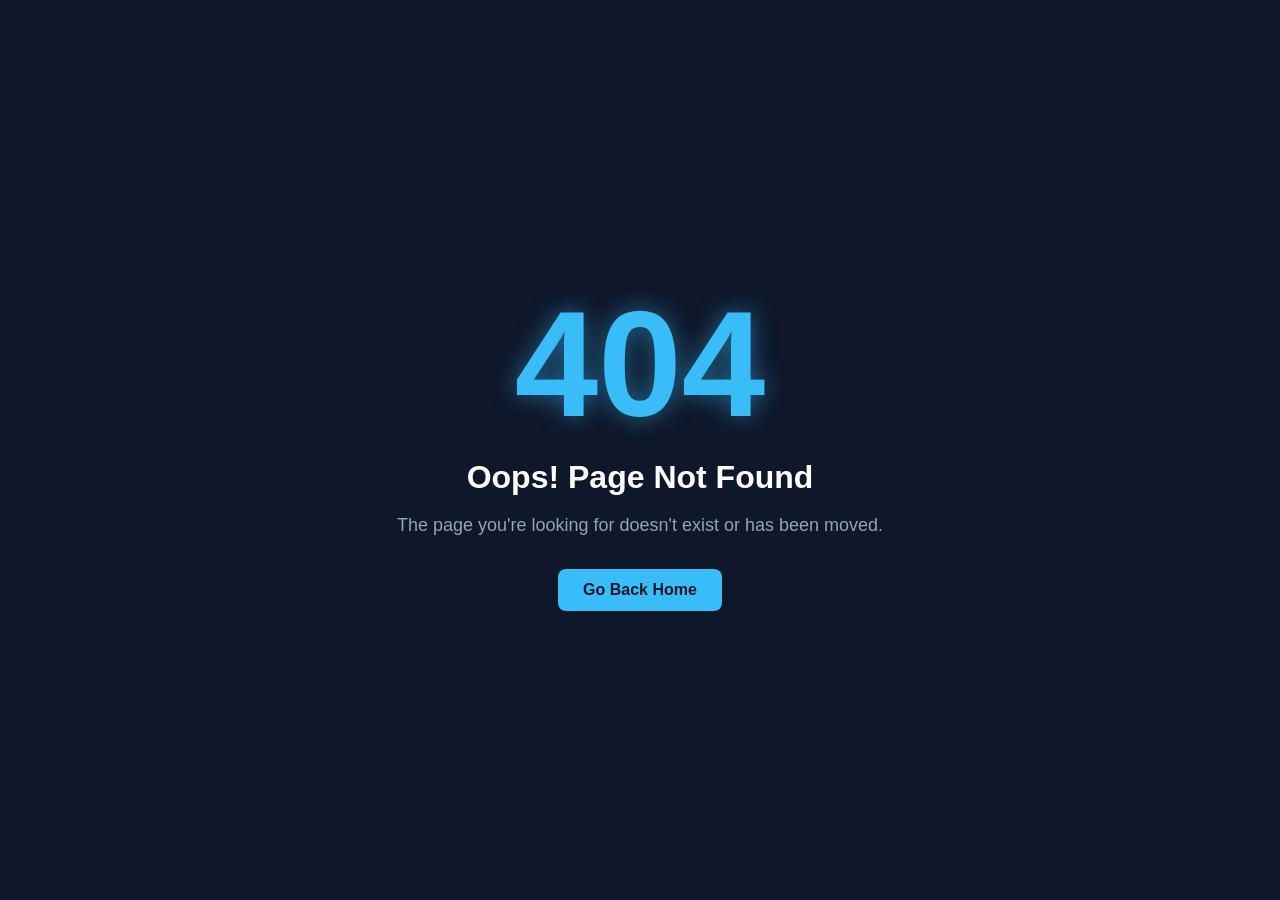
<file: 404-Error Page/index.html>
<!DOCTYPE html>
<html lang="en">
<head>
    <meta charset="UTF-8">
    <meta name="viewport" content="width=device-width, initial-scale=1.0">

    <title>404 - Page Not Found</title>

    <link rel="stylesheet" href="style.css">
</head>

<body>

    <div class="container">

        <h1>404</h1>

        <h2>Oops! Page Not Found</h2>

        <p>
            The page you're looking for doesn't exist
            or has been moved.
        </p>

        <a href="#" class="home-btn">Go Back Home</a>

    </div>

</body>
</html>
</file>
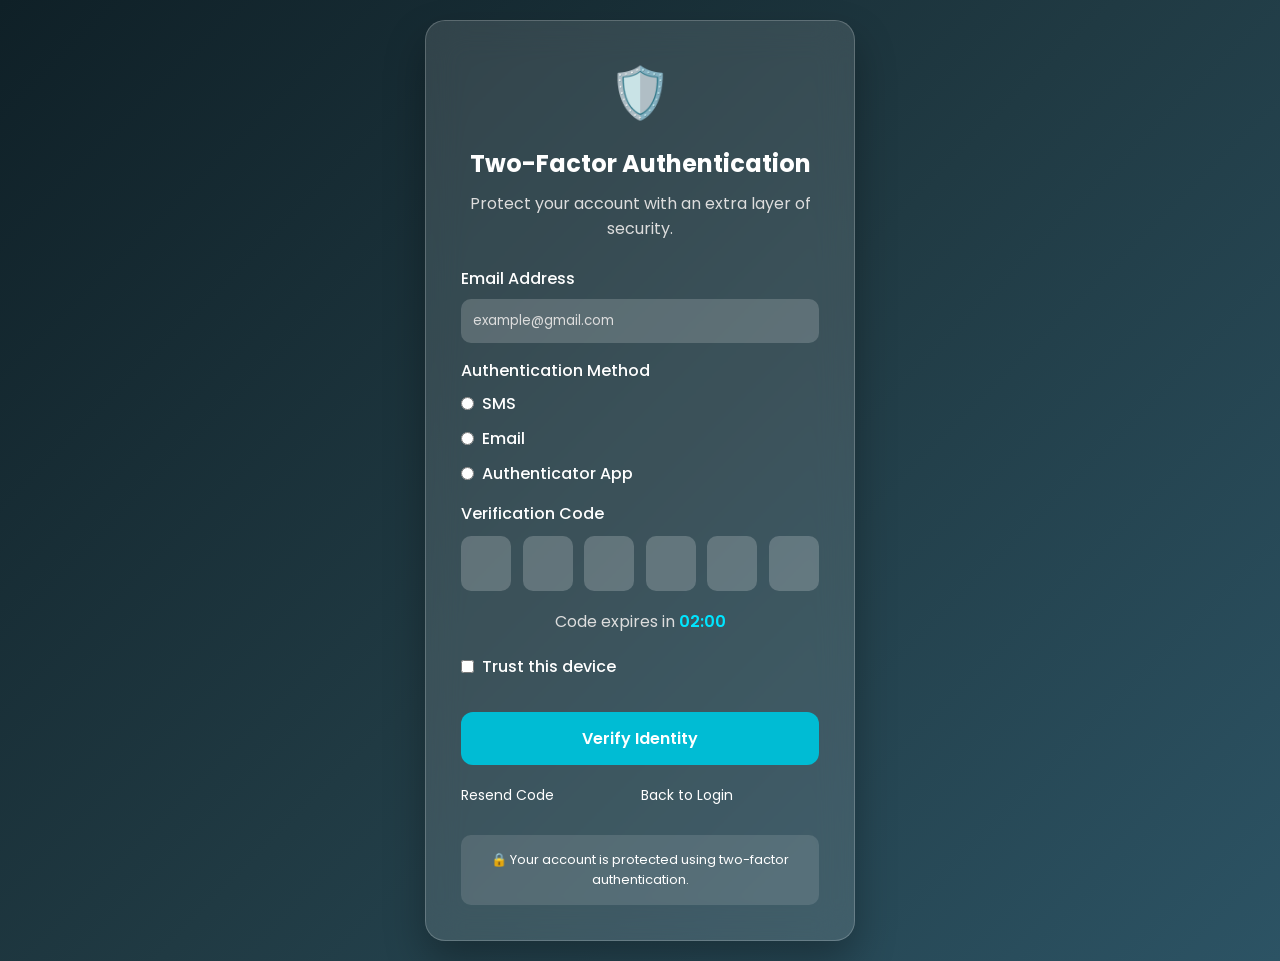
<file: Modern Two-Factor Authentication UI/index.html>
<!DOCTYPE html>
<html lang="en">

<head>

    <meta charset="UTF-8">
    <meta name="viewport" content="width=device-width, initial-scale=1.0">

    <title>Two-Factor Authentication</title>

    <link rel="stylesheet" href="style.css">

    <link href="https://fonts.googleapis.com/css2?family=Poppins:wght@300;400;500;600;700&display=swap" rel="stylesheet">

</head>

<body>

<div class="container">

    <div class="card">

        <div class="icon">
            🛡️
        </div>

        <h2>Two-Factor Authentication</h2>

        <p>
            Protect your account with an extra layer of security.
        </p>

        <label>Email Address</label>
        <input type="email" placeholder="example@gmail.com">

        <label>Authentication Method</label>

        <div class="methods">

            <label>
                <input type="radio" name="method">
                SMS
            </label>

            <label>
                <input type="radio" name="method">
                Email
            </label>

            <label>
                <input type="radio" name="method">
                Authenticator App
            </label>

        </div>

        <label>Verification Code</label>

        <div class="otp">

            <input type="text" maxlength="1">
            <input type="text" maxlength="1">
            <input type="text" maxlength="1">
            <input type="text" maxlength="1">
            <input type="text" maxlength="1">
            <input type="text" maxlength="1">

        </div>

        <div class="timer">
            Code expires in <span>02:00</span>
        </div>

        <div class="options">

            <label>
                <input type="checkbox">
                Trust this device
            </label>

        </div>

        <button>Verify Identity</button>

        <div class="links">

            <a href="#">Resend Code</a>

            <a href="#">Back to Login</a>
<p></p>
        </div>

        <div class="security">

            🔒 Your account is protected using two-factor authentication.

        </div>

    </div>

</div>

</body>

</html>
</file>
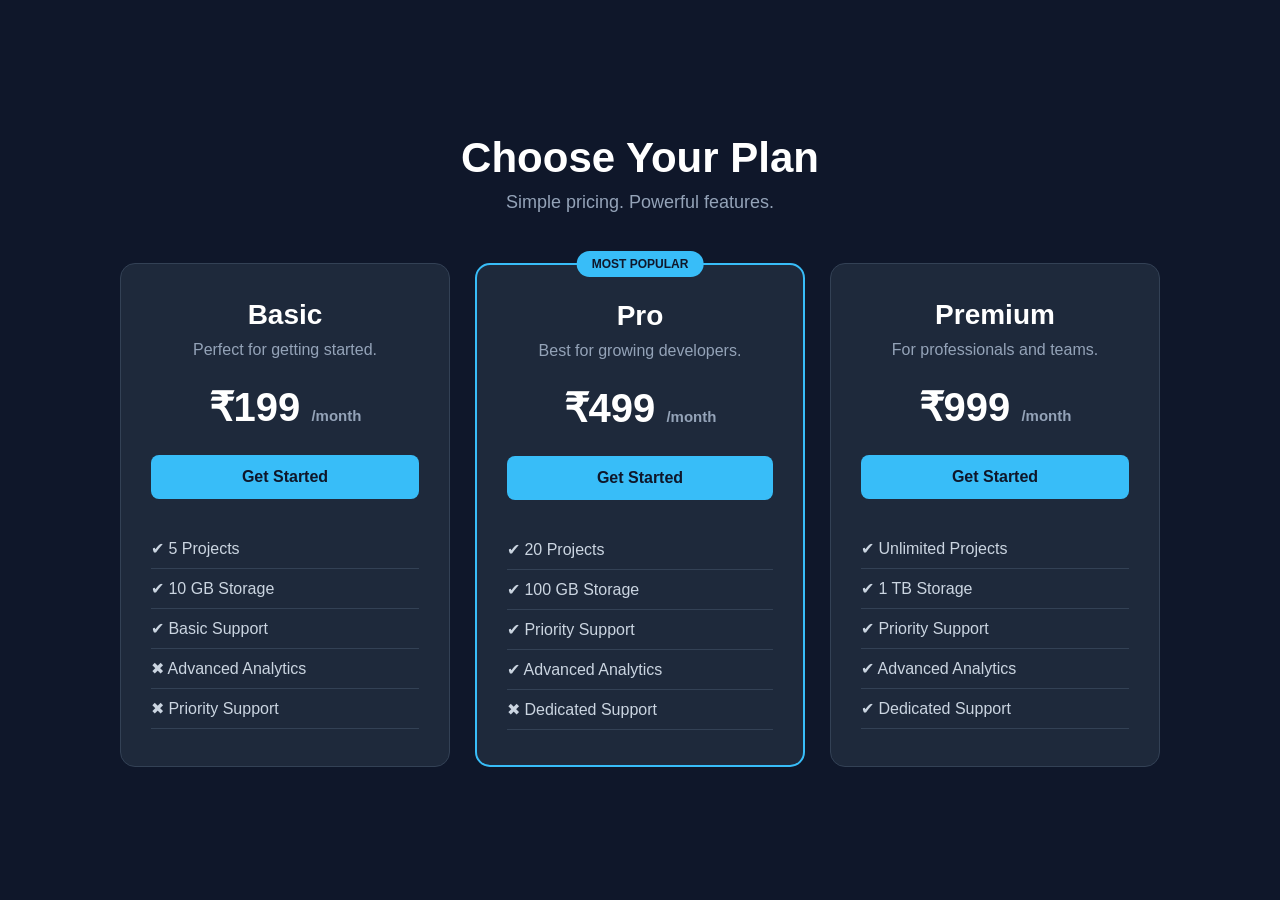
<file: Pricing-Page/index.html>
<!DOCTYPE html>
<html lang="en">
<head>
    <meta charset="UTF-8">
    <meta name="viewport" content="width=device-width, initial-scale=1.0">

    <title>Pricing Plans</title>

    <link rel="stylesheet" href="style.css">
</head>

<body>

    <div class="pricing-container">

        <div class="heading">
            <h1>Choose Your Plan</h1>
            <p>Simple pricing. Powerful features.</p>
        </div>

        <div class="pricing-cards">

            <!-- Basic -->
            <div class="card">

                <h2>Basic</h2>

                <p class="description">
                    Perfect for getting started.
                </p>

                <h3>₹199 <span>/month</span></h3>

                <button>Get Started</button>

                <ul>
                    <li>✔ 5 Projects</li>
                    <li>✔ 10 GB Storage</li>
                    <li>✔ Basic Support</li>
                    <li>✖ Advanced Analytics</li>
                    <li>✖ Priority Support</li>
                </ul>

            </div>


            <!-- Pro -->
            <div class="card popular">

                <div class="badge">MOST POPULAR</div>

                <h2>Pro</h2>

                <p class="description">
                    Best for growing developers.
                </p>

                <h3>₹499 <span>/month</span></h3>

                <button>Get Started</button>

                <ul>
                    <li>✔ 20 Projects</li>
                    <li>✔ 100 GB Storage</li>
                    <li>✔ Priority Support</li>
                    <li>✔ Advanced Analytics</li>
                    <li>✖ Dedicated Support</li>
                </ul>

            </div>


            <!-- Premium -->
            <div class="card">

                <h2>Premium</h2>

                <p class="description">
                    For professionals and teams.
                </p>

                <h3>₹999 <span>/month</span></h3>

                <button>Get Started</button>

                <ul>
                    <li>✔ Unlimited Projects</li>
                    <li>✔ 1 TB Storage</li>
                    <li>✔ Priority Support</li>
                    <li>✔ Advanced Analytics</li>
                    <li>✔ Dedicated Support</li>
                </ul>

            </div>

        </div>

    </div>

</body>
</html>
</file>
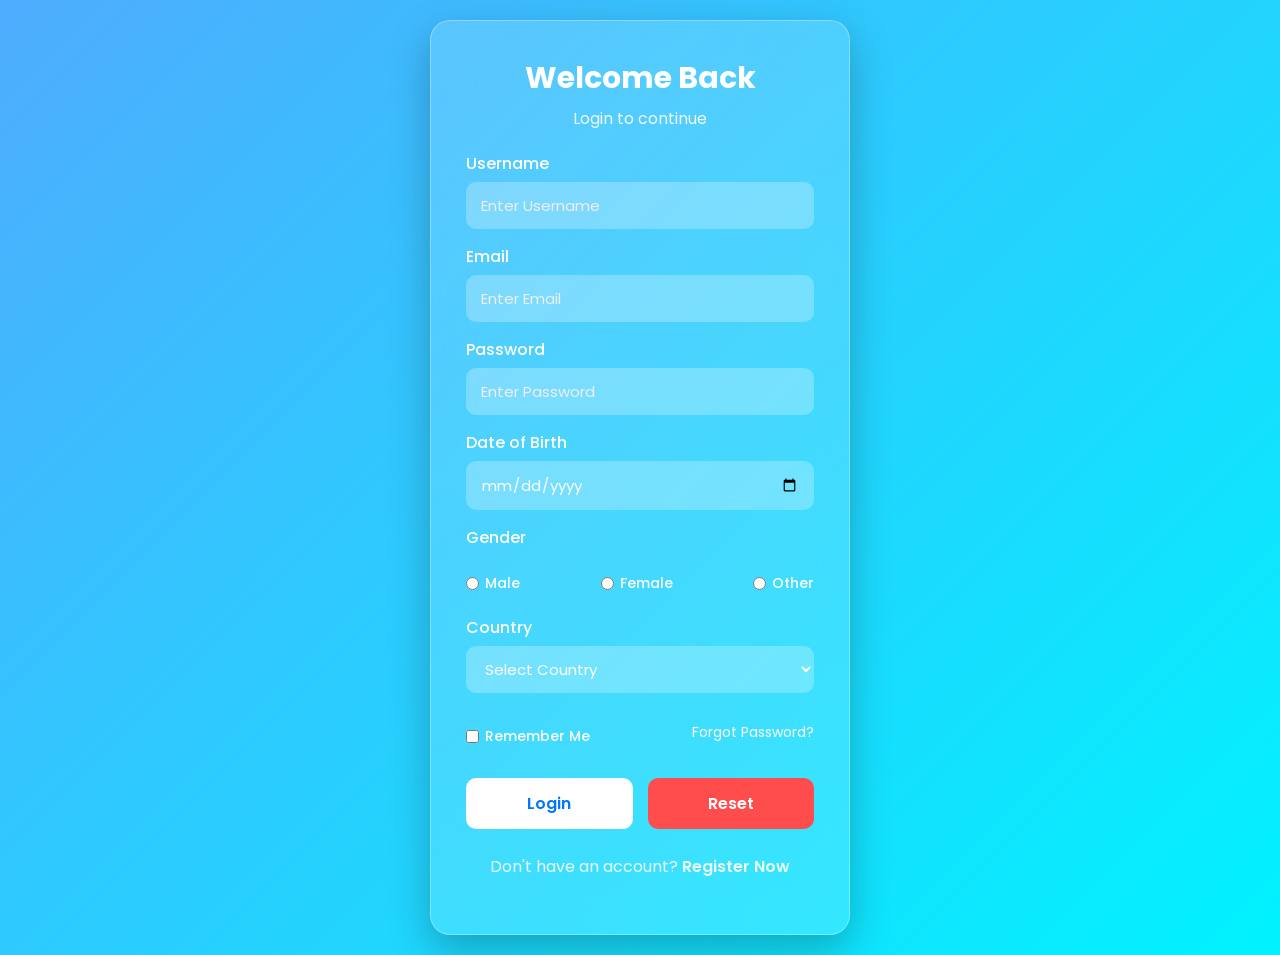
<file: Simple Login Page/index.html>
<!DOCTYPE html>
<html lang="en">
<head>
    <meta charset="UTF-8">
    <meta name="viewport" content="width=device-width, initial-scale=1.0">
    <title>Modern Login Form</title>

    <link rel="stylesheet" href="style.css">

    <!-- Google Font -->
    <link href="https://fonts.googleapis.com/css2?family=Poppins:wght@300;400;500;600;700&display=swap" rel="stylesheet">
</head>
<body>

<div class="container">

    <form class="login-form">

        <h2>Welcome Back </h2>
        <p>Login to continue</p>

        <label>Username</label>
        <input type="text" placeholder="Enter Username" required>

        <label>Email</label>
        <input type="email" placeholder="Enter Email" required>

        <label>Password</label>
        <input type="password" placeholder="Enter Password" required>

        <label>Date of Birth</label>
        <input type="date">

        <label>Gender</label>

        <div class="radio-group">
            <label><input type="radio" name="gender"> Male</label>
            <label><input type="radio" name="gender"> Female</label>
            <label><input type="radio" name="gender"> Other</label>
        </div>

        <label>Country</label>

        <select>
            <option>Select Country</option>
            <option>India</option>
            <option>USA</option>
            <option>Canada</option>
            <option>Australia</option>
        </select>

        <div class="check">
            <label>
                <input type="checkbox">
                Remember Me
            </label>

            <a href="#">Forgot Password?</a>
        </div>

        <div class="buttons">
            <button type="submit">Login</button>
            <button type="reset" class="reset">Reset</button>
        </div>

        <p class="register">
            Don't have an account?
            <a href="#">Register Now</a>
        </p>

    </form>

</div>

</body>
</html>
</file>
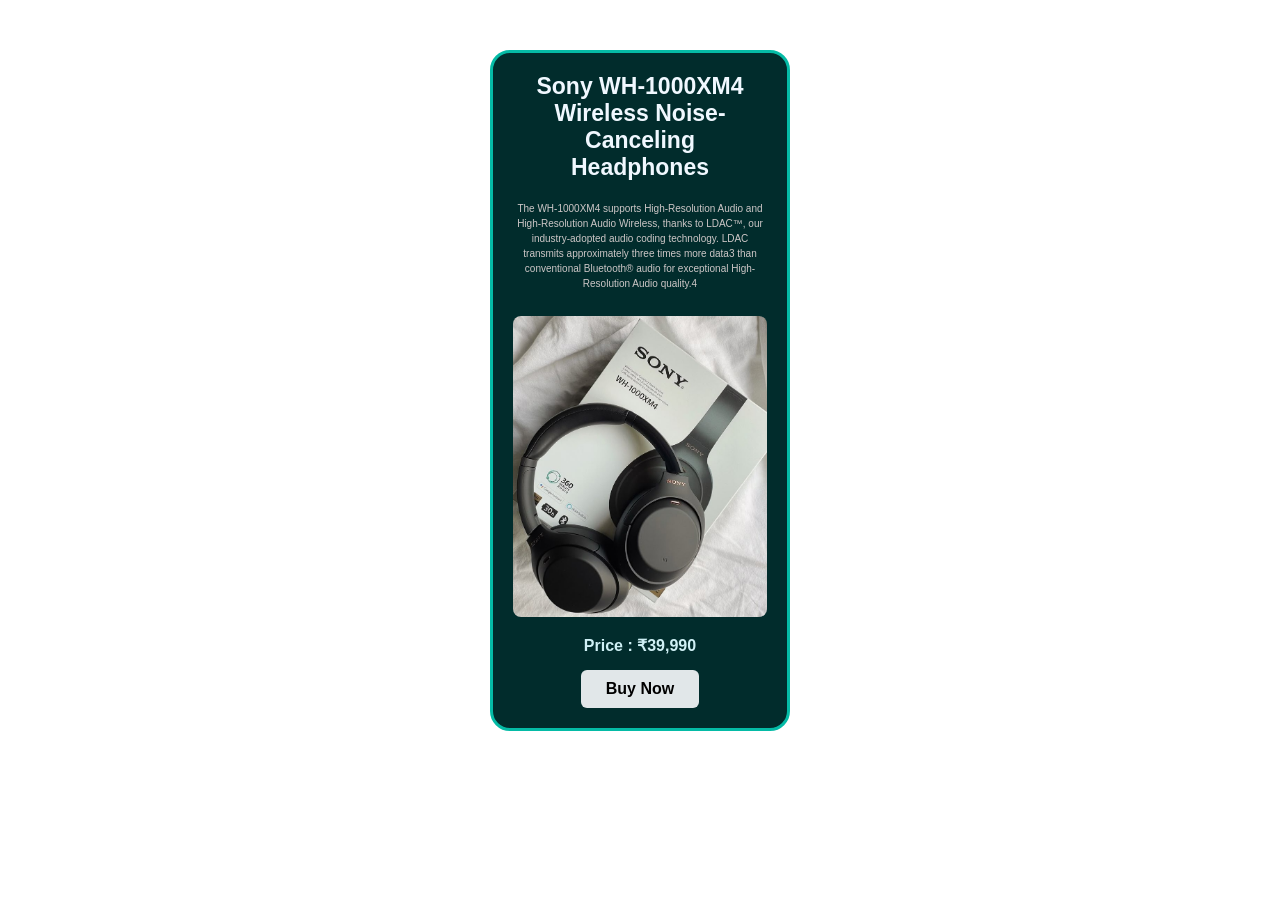
<file: Simple Product Card/index.html>
<!DOCTYPE html>
<html lang="en">
<head>
    <meta charset="UTF-8">
    <meta name="viewport" content="width=device-width, initial-scale=1.0">
    <title>Product Card</title>
    <link rel="stylesheet" href="style.css">
</head>
<body>

    <div class="productcard">

        <h2>Sony WH-1000XM4 Wireless Noise-Canceling Headphones</h2>

        <p class="description">The WH-1000XM4 supports High-Resolution Audio and High-Resolution Audio Wireless, thanks to LDAC™, our industry-adopted audio coding technology. LDAC transmits approximately three times more data3 than conventional Bluetooth® audio for exceptional High-Resolution Audio quality.4</p>
        
        <img src="headphoness.jpg" alt="headphoneimgg">

        <p class="price">Price :  ₹39,990</p>

        <button class="button">Buy Now</button>

   
   
    </div>

 
</body>
</html>
</file>
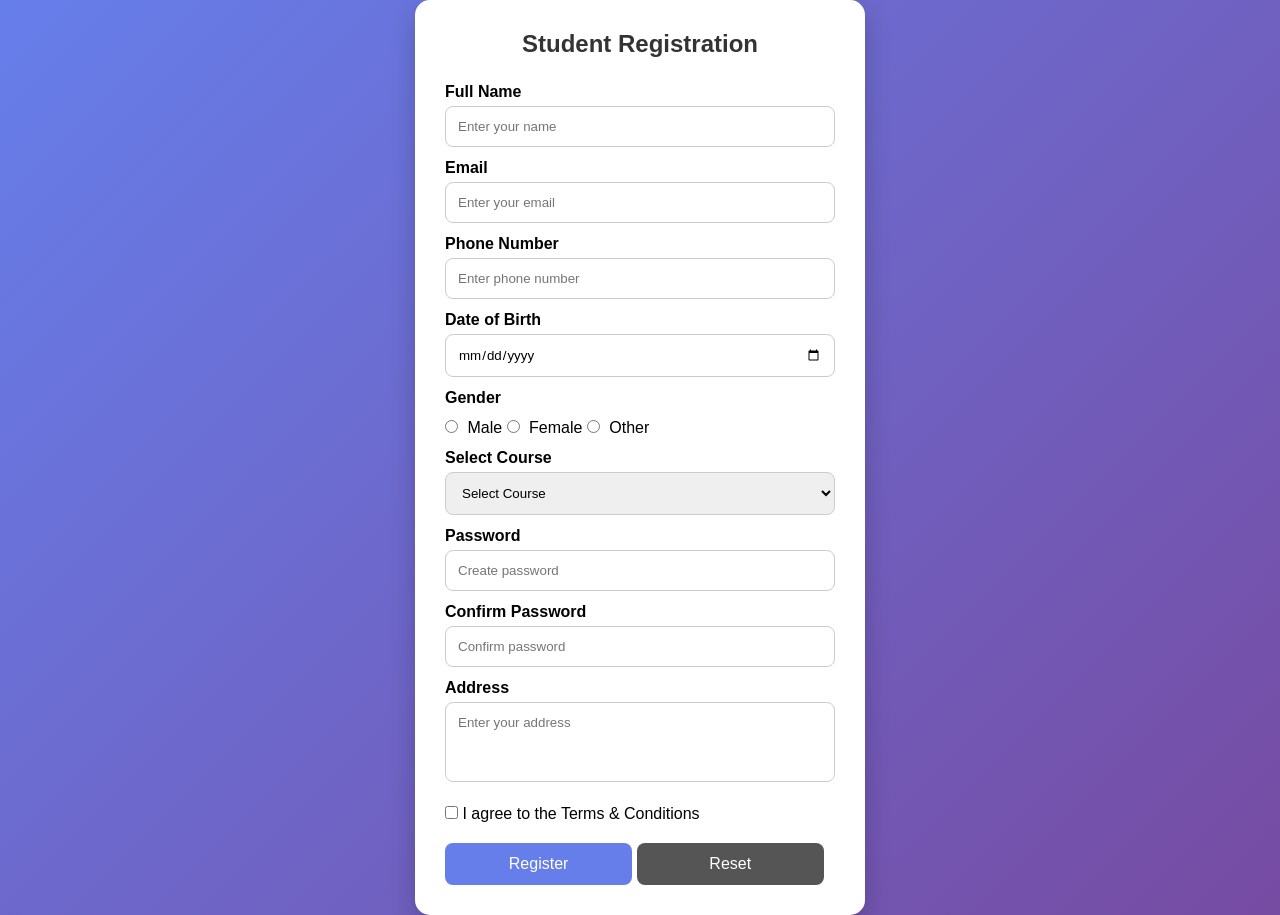
<file: Simple Registeration Form/index.html>
<!DOCTYPE html>
<html>
<head>
    <title>Student Registration Form</title>
    <link rel="stylesheet" href="style.css">
</head>

<body>

<div class="container">

    <h2>Student Registration</h2>

    <form>

        <label>Full Name</label>
        <input type="text" placeholder="Enter your name">

        <label>Email</label>
        <input type="email" placeholder="Enter your email">

        <label>Phone Number</label>
        <input type="number" placeholder="Enter phone number">

        <label>Date of Birth</label>
        <input type="date">

        <label>Gender</label>
        <div class="gender">
            <input type="radio" name="gender"> Male
            <input type="radio" name="gender"> Female
            <input type="radio" name="gender"> Other
        </div>

        <label>Select Course</label>
        <select>
            <option>Select Course</option>
            <option>B.Tech CSE</option>
            <option>B.Tech ECE</option>
            <option>BCA</option>
            <option>MCA</option>
        </select>

        <label>Password</label>
        <input type="password" placeholder="Create password">

        <label>Confirm Password</label>
        <input type="password" placeholder="Confirm password">

        <label>Address</label>
        <textarea placeholder="Enter your address"></textarea>

        <div class="check">
            <input type="checkbox">
            I agree to the Terms & Conditions
        </div>

        <button type="submit">Register</button>
        <button type="reset" class="reset">Reset</button>

    </form>

</div>

</body>
</html>
</file>
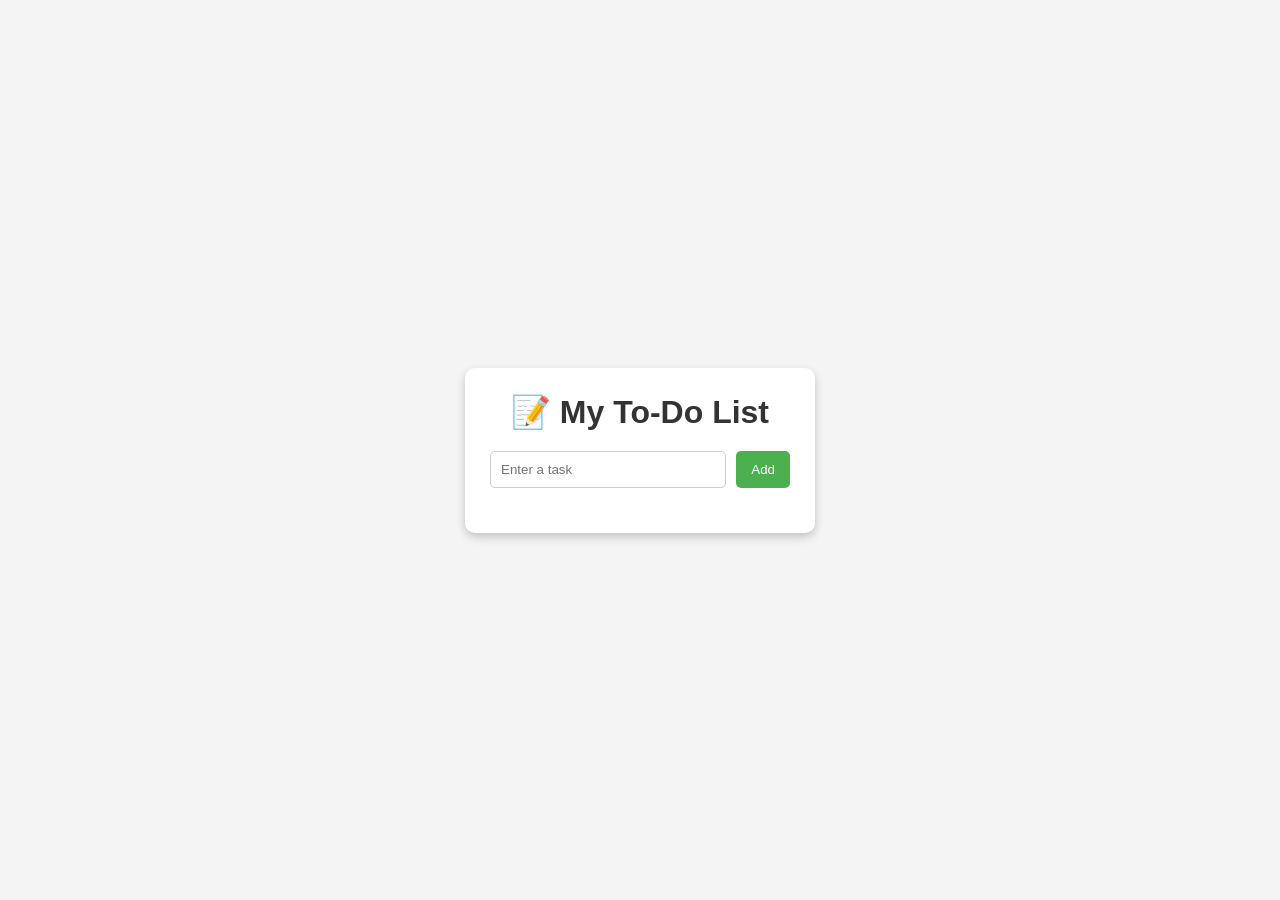
<file: Simple To-Do List/index.html>
<!DOCTYPE html>
<html lang="en">
<head>
    <meta charset="UTF-8">
    <meta name="viewport" content="width=device-width, initial-scale=1.0">
    <title>Simple To-Do List</title>
    <link rel="stylesheet" href="style.css">
</head>
<body>

    <div class="container">
        <h1>📝 My To-Do List</h1>

        <div class="input-box">
            <input type="text" id="taskInput" placeholder="Enter a task">
            <button onclick="addTask()">Add</button>
        </div>

        <ul id="taskList"></ul>
    </div>

    <script>
        function addTask() {
            let input = document.getElementById("taskInput");
            let task = input.value.trim();

            if (task === "") {
                alert("Please enter a task.");
                return;
            }

            let li = document.createElement("li");

            li.innerHTML = `
                <span onclick="toggleTask(this)">${task}</span>
                <button onclick="deleteTask(this)">Delete</button>
            `;

            document.getElementById("taskList").appendChild(li);
            input.value = "";
        }

        function deleteTask(button) {
            button.parentElement.remove();
        }

        function toggleTask(task) {
            task.classList.toggle("completed");
        }
    </script>

</body>
</html>
</file>
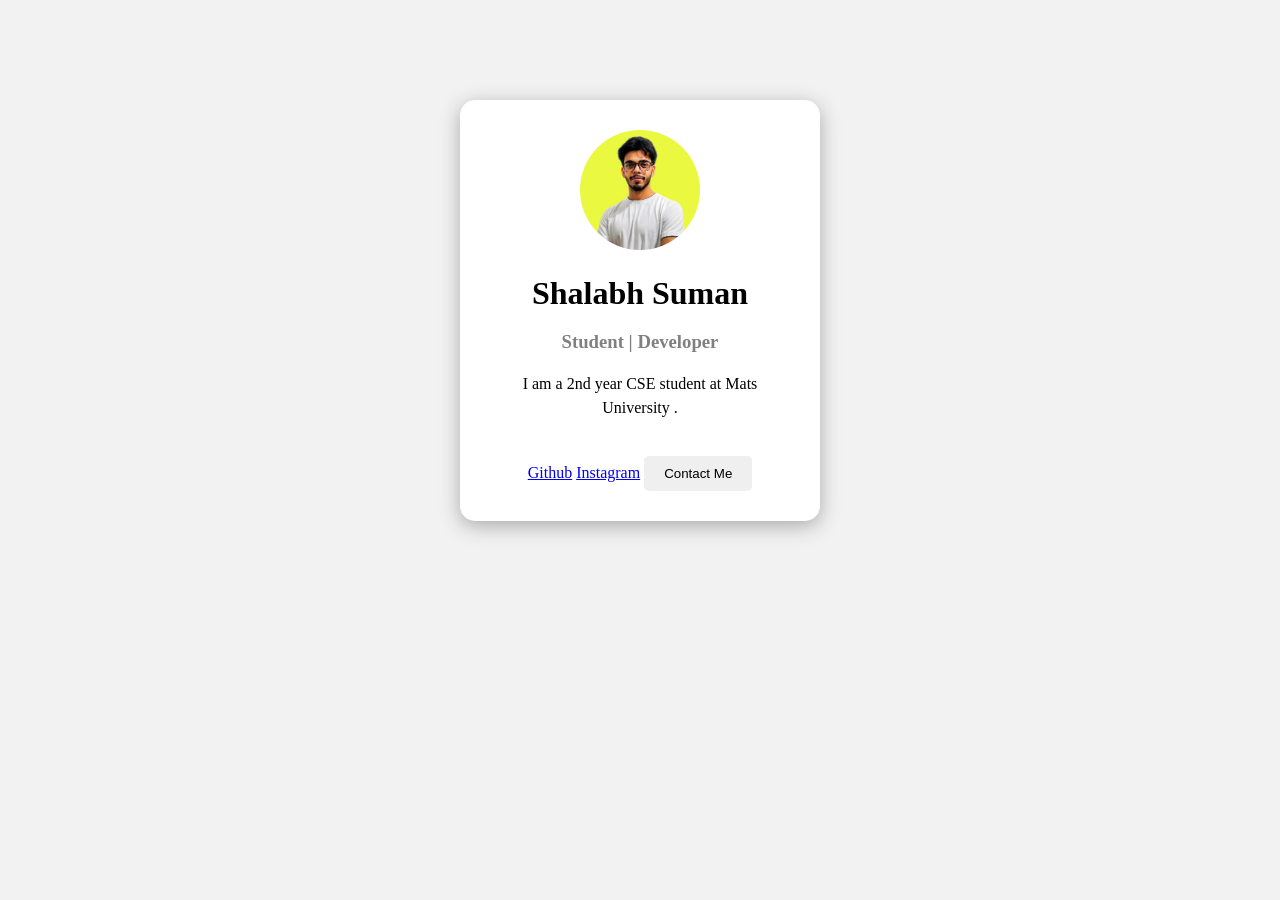
<file: Simple-Profile-Card/index.html>
<!DOCTYPE html>
<html lang="en">
<head>
    <meta charset="UTF-8">
    <meta name="viewport" content="width=device-width, initial-scale=1.0">
    <title>Profile Card</title>
    <link rel="stylesheet" href="style.css">
</head>
<body>
    <div class="card">

        <img src="profile.jpeg" alt="profile pic">

        <h1>Shalabh Suman</h1>
        <h3>Student | Developer</h3>

        <p>
            I am a 2nd year CSE student at Mats University .
        </p>

        <div class="links">
            <a href="#">Github</a>
            <a href="#">Instagram</a>

             <button>Contact Me</button>

        </div>

       



    </div>
</body>
</html>
</file>
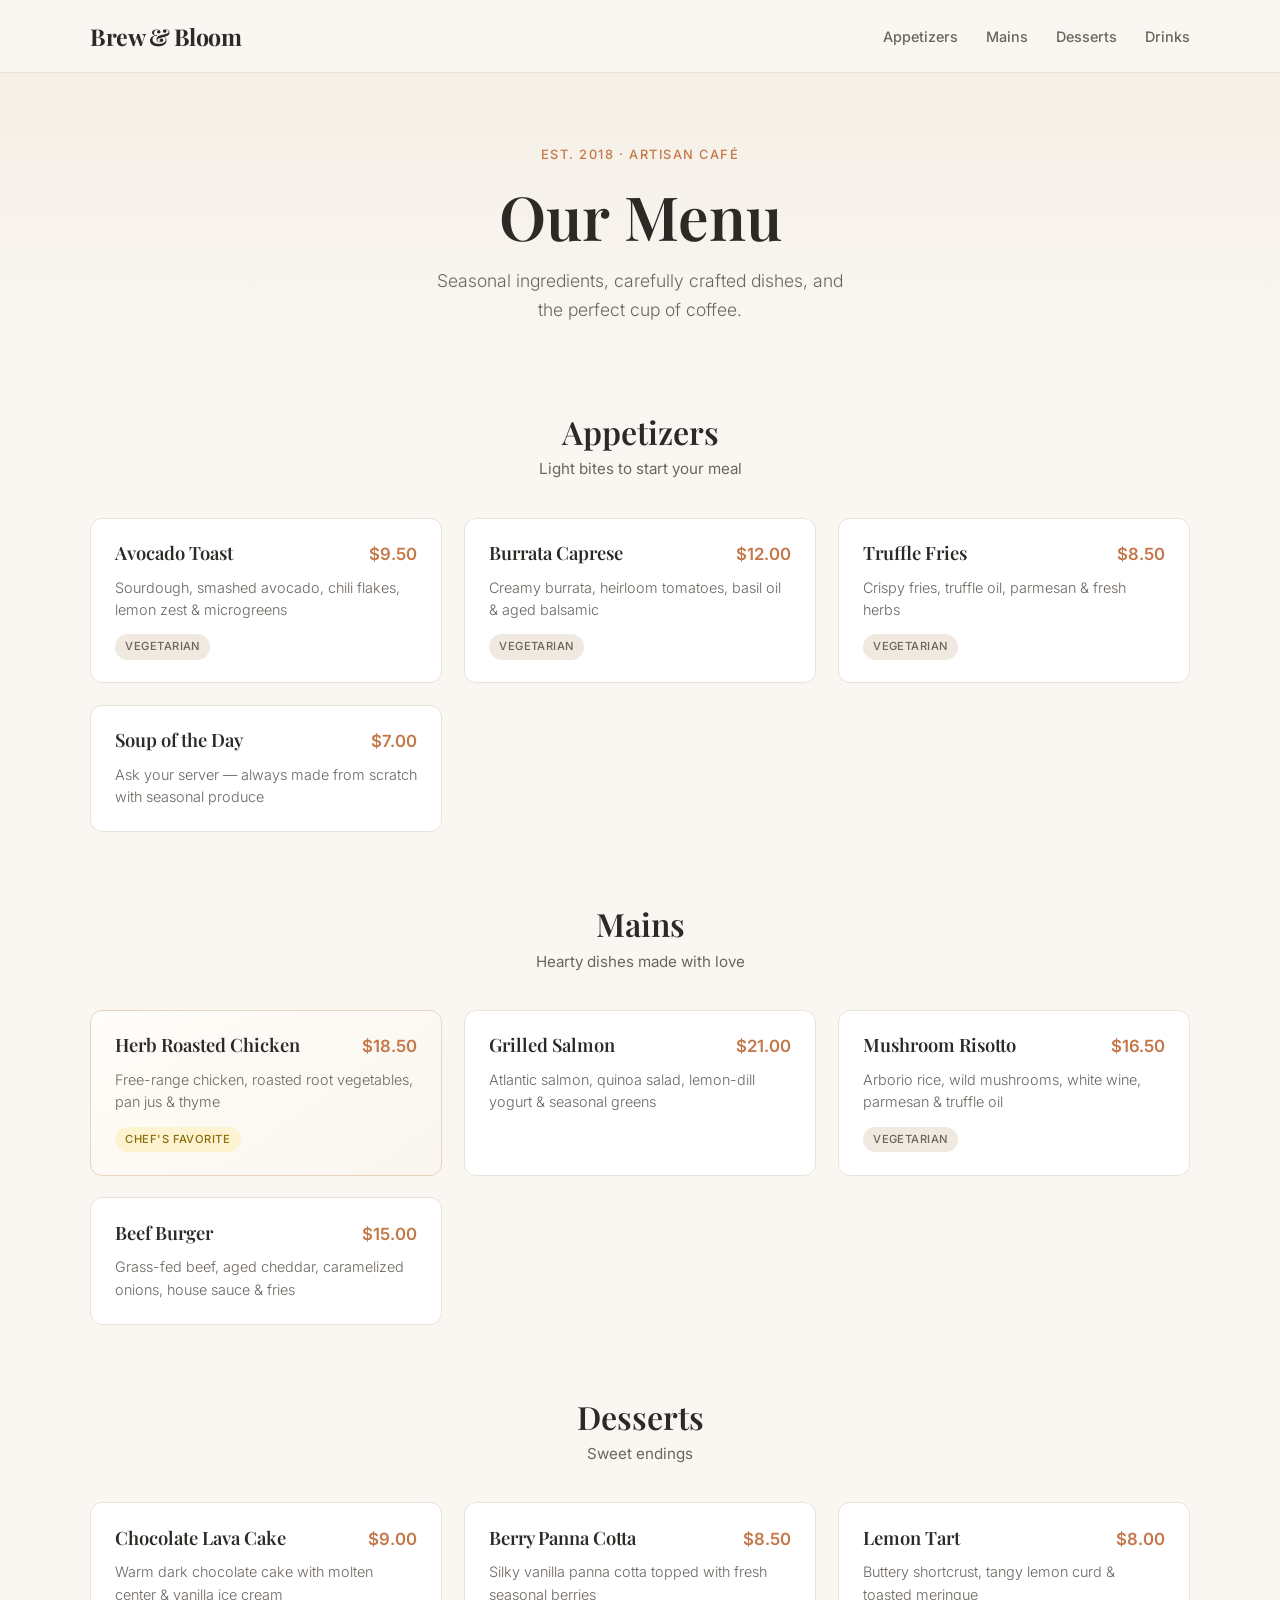
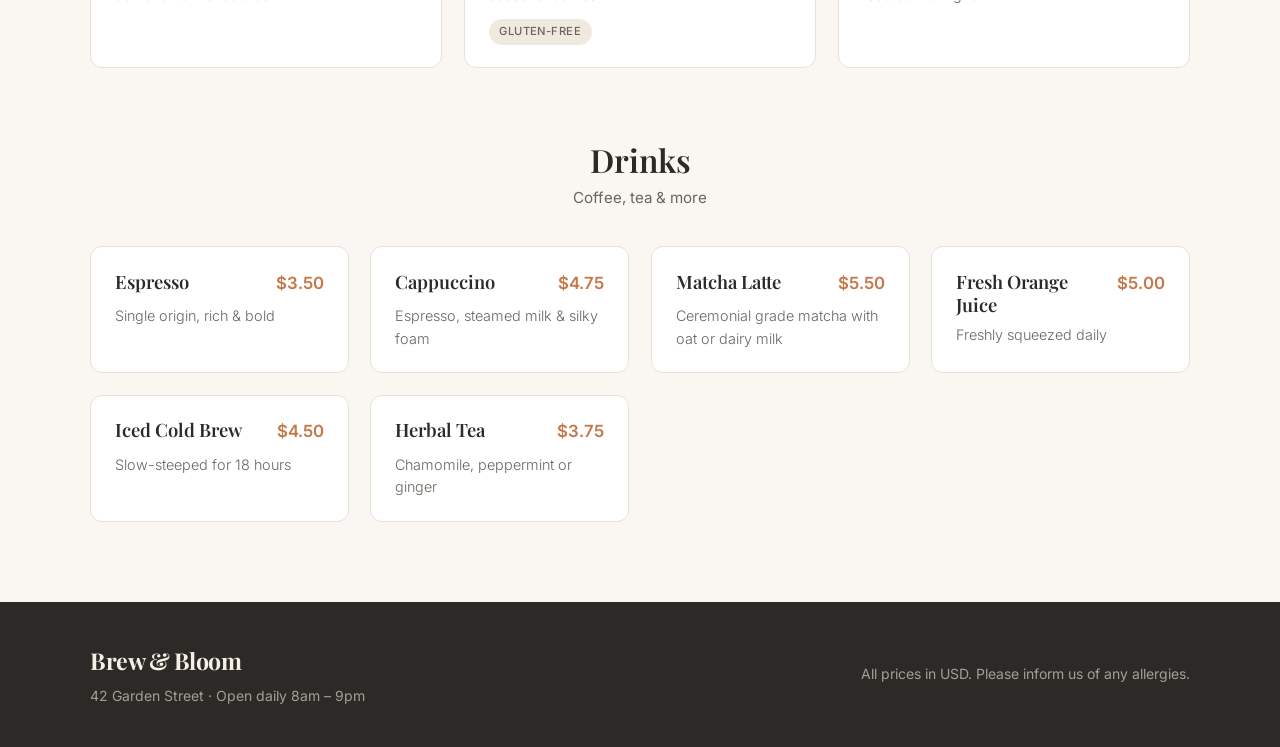
<file: Restaurant Menu Page/index (2).html>
<!DOCTYPE html>
<html lang="en">
<head>
  <meta charset="UTF-8">
  <meta name="viewport" content="width=device-width, initial-scale=1.0">
  <title>Brew & Bloom Café — Menu</title>
  <link rel="stylesheet" href="styles.css">
  <link rel="preconnect" href="https://fonts.googleapis.com">
  <link rel="preconnect" href="https://fonts.gstatic.com" crossorigin>
  <link href="https://fonts.googleapis.com/css2?family=Playfair+Display:wght@500;600;700&family=Inter:wght@300;400;500;600&display=swap" rel="stylesheet">
</head>
<body>
  <!-- Header -->
  <header class="header">
    <div class="container header-inner">
      <a href="#" class="logo">Brew & Bloom</a>
      <nav class="nav">
        <a href="#appetizers">Appetizers</a>
        <a href="#mains">Mains</a>
        <a href="#desserts">Desserts</a>
        <a href="#drinks">Drinks</a>
      </nav>
    </div>
  </header>

  <!-- Hero -->
  <section class="hero">
    <div class="container hero-content">
      <p class="hero-tag">Est. 2018 · Artisan Café</p>
      <h1>Our Menu</h1>
      <p class="hero-subtitle">Seasonal ingredients, carefully crafted dishes, and the perfect cup of coffee.</p>
    </div>
  </section>

  <!-- Menu Sections -->
  <main class="menu">
    <div class="container">

      <!-- Appetizers -->
      <section id="appetizers" class="menu-section">
        <div class="section-header">
          <h2>Appetizers</h2>
          <p>Light bites to start your meal</p>
        </div>
        <div class="menu-grid">
          <article class="menu-card">
            <div class="card-top">
              <h3>Avocado Toast</h3>
              <span class="price">$9.50</span>
            </div>
            <p class="description">Sourdough, smashed avocado, chili flakes, lemon zest & microgreens</p>
            <span class="tag">Vegetarian</span>
          </article>

          <article class="menu-card">
            <div class="card-top">
              <h3>Burrata Caprese</h3>
              <span class="price">$12.00</span>
            </div>
            <p class="description">Creamy burrata, heirloom tomatoes, basil oil & aged balsamic</p>
            <span class="tag">Vegetarian</span>
          </article>

          <article class="menu-card">
            <div class="card-top">
              <h3>Truffle Fries</h3>
              <span class="price">$8.50</span>
            </div>
            <p class="description">Crispy fries, truffle oil, parmesan & fresh herbs</p>
            <span class="tag">Vegetarian</span>
          </article>

          <article class="menu-card">
            <div class="card-top">
              <h3>Soup of the Day</h3>
              <span class="price">$7.00</span>
            </div>
            <p class="description">Ask your server — always made from scratch with seasonal produce</p>
          </article>
        </div>
      </section>

      <!-- Mains -->
      <section id="mains" class="menu-section">
        <div class="section-header">
          <h2>Mains</h2>
          <p>Hearty dishes made with love</p>
        </div>
        <div class="menu-grid">
          <article class="menu-card featured">
            <div class="card-top">
              <h3>Herb Roasted Chicken</h3>
              <span class="price">$18.50</span>
            </div>
            <p class="description">Free-range chicken, roasted root vegetables, pan jus & thyme</p>
            <span class="tag popular">Chef's Favorite</span>
          </article>

          <article class="menu-card">
            <div class="card-top">
              <h3>Grilled Salmon</h3>
              <span class="price">$21.00</span>
            </div>
            <p class="description">Atlantic salmon, quinoa salad, lemon-dill yogurt & seasonal greens</p>
          </article>

          <article class="menu-card">
            <div class="card-top">
              <h3>Mushroom Risotto</h3>
              <span class="price">$16.50</span>
            </div>
            <p class="description">Arborio rice, wild mushrooms, white wine, parmesan & truffle oil</p>
            <span class="tag">Vegetarian</span>
          </article>

          <article class="menu-card">
            <div class="card-top">
              <h3>Beef Burger</h3>
              <span class="price">$15.00</span>
            </div>
            <p class="description">Grass-fed beef, aged cheddar, caramelized onions, house sauce & fries</p>
          </article>
        </div>
      </section>

      <!-- Desserts -->
      <section id="desserts" class="menu-section">
        <div class="section-header">
          <h2>Desserts</h2>
          <p>Sweet endings</p>
        </div>
        <div class="menu-grid">
          <article class="menu-card">
            <div class="card-top">
              <h3>Chocolate Lava Cake</h3>
              <span class="price">$9.00</span>
            </div>
            <p class="description">Warm dark chocolate cake with molten center & vanilla ice cream</p>
          </article>

          <article class="menu-card">
            <div class="card-top">
              <h3>Berry Panna Cotta</h3>
              <span class="price">$8.50</span>
            </div>
            <p class="description">Silky vanilla panna cotta topped with fresh seasonal berries</p>
            <span class="tag">Gluten-Free</span>
          </article>

          <article class="menu-card">
            <div class="card-top">
              <h3>Lemon Tart</h3>
              <span class="price">$8.00</span>
            </div>
            <p class="description">Buttery shortcrust, tangy lemon curd & toasted meringue</p>
          </article>
        </div>
      </section>

      <!-- Drinks -->
      <section id="drinks" class="menu-section">
        <div class="section-header">
          <h2>Drinks</h2>
          <p>Coffee, tea & more</p>
        </div>
        <div class="menu-grid drinks-grid">
          <article class="menu-card">
            <div class="card-top">
              <h3>Espresso</h3>
              <span class="price">$3.50</span>
            </div>
            <p class="description">Single origin, rich & bold</p>
          </article>

          <article class="menu-card">
            <div class="card-top">
              <h3>Cappuccino</h3>
              <span class="price">$4.75</span>
            </div>
            <p class="description">Espresso, steamed milk & silky foam</p>
          </article>

          <article class="menu-card">
            <div class="card-top">
              <h3>Matcha Latte</h3>
              <span class="price">$5.50</span>
            </div>
            <p class="description">Ceremonial grade matcha with oat or dairy milk</p>
          </article>

          <article class="menu-card">
            <div class="card-top">
              <h3>Fresh Orange Juice</h3>
              <span class="price">$5.00</span>
            </div>
            <p class="description">Freshly squeezed daily</p>
          </article>

          <article class="menu-card">
            <div class="card-top">
              <h3>Iced Cold Brew</h3>
              <span class="price">$4.50</span>
            </div>
            <p class="description">Slow-steeped for 18 hours</p>
          </article>

          <article class="menu-card">
            <div class="card-top">
              <h3>Herbal Tea</h3>
              <span class="price">$3.75</span>
            </div>
            <p class="description">Chamomile, peppermint or ginger</p>
          </article>
        </div>
      </section>

    </div>
  </main>

  <!-- Footer -->
  <footer class="footer">
    <div class="container footer-inner">
      <div class="footer-brand">
        <span class="logo">Brew & Bloom</span>
        <p>42 Garden Street · Open daily 8am – 9pm</p>
      </div>
      <div class="footer-note">
        <p>All prices in USD. Please inform us of any allergies.</p>
      </div>
    </div>
  </footer>
</body>
</html>
</file>
<file: 404-Error Page/style.css>
* {
    margin: 0;
    padding: 0;
    box-sizing: border-box;
}

body {
    font-family: Arial, sans-serif;
    background: #0f172a;
    color: white;

    min-height: 100vh;

    display: flex;
    justify-content: center;
    align-items: center;

    text-align: center;
}

.container {
    padding: 30px;
    max-width: 600px;
}

h1 {
    font-size: 150px;
    line-height: 1;
    color: #38bdf8;

    text-shadow: 0 0 25px rgba(56, 189, 248, 0.5);
}

h2 {
    font-size: 32px;
    margin-top: 20px;
}

p {
    color: #94a3b8;
    font-size: 18px;
    margin: 15px 0 30px;
    line-height: 1.6;
}

.home-btn {
    display: inline-block;

    padding: 12px 25px;

    background: #38bdf8;
    color: #0f172a;

    text-decoration: none;
    font-weight: bold;

    border-radius: 8px;

    transition: 0.3s;
}

.home-btn:hover {
    background: white;
    transform: translateY(-3px);
}
</file>
<file: Modern Two-Factor Authentication UI/style.css>
*{
    margin:0;
    padding:0;
    box-sizing:border-box;
    font-family:'Poppins',sans-serif;
}

body{

    display:flex;
    justify-content:center;
    align-items:center;
    min-height:100vh;

    background:linear-gradient(135deg,#0f2027,#203a43,#2c5364);

}

.container{

    width:100%;
    display:flex;
    justify-content:center;
    align-items:center;
    padding:20px;

}

.card{

    width:430px;

    background:rgba(255,255,255,.12);

    backdrop-filter:blur(18px);

    border:1px solid rgba(255,255,255,.2);

    border-radius:20px;

    padding:35px;

    color:white;

    box-shadow:0 20px 40px rgba(0,0,0,.3);

}

.icon{

    font-size:50px;

    text-align:center;

    margin-bottom:15px;

}

h2{

    text-align:center;

    margin-bottom:10px;

}

p{

    text-align:center;

    margin-bottom:25px;

    color:#ddd;

}

label{

    display:block;

    margin-top:15px;

    margin-bottom:8px;

    font-weight:500;

}

input[type=email]{

    width:100%;

    padding:12px;

    border:none;

    outline:none;

    border-radius:10px;

    background:rgba(255,255,255,.18);

    color:white;

}

input::placeholder{

    color:#ddd;

}

.methods{

    display:flex;

    flex-direction:column;

    gap:10px;

}

.methods label{

    display:flex;

    align-items:center;

    gap:8px;

    margin:0;

}

.methods input{

    width:auto;

}

.otp{

    display:flex;

    justify-content:space-between;

    margin-top:10px;

}

.otp input{

    width:50px;

    height:55px;

    text-align:center;

    font-size:22px;

    font-weight:bold;

    border:none;

    outline:none;

    border-radius:10px;

    background:rgba(255,255,255,.2);

    color:white;

}

.otp input:focus{

    border:2px solid #00d4ff;

    transform:scale(1.05);

}

.timer{

    text-align:center;

    margin-top:18px;

    color:#ddd;

}

.timer span{

    color:#00e5ff;

    font-weight:600;

}

.options{

    margin-top:20px;

}

.options label{

    display:flex;

    align-items:center;

    gap:8px;

}

.options input{

    width:auto;

}

button{

    width:100%;

    margin-top:25px;

    padding:14px;

    border:none;

    border-radius:12px;

    background:#00bcd4;

    color:white;

    font-size:16px;

    font-weight:600;

    cursor:pointer;

    transition:.3s;

}

button:hover{

    background:#00e5ff;

    transform:translateY(-3px);

    box-shadow:0 10px 25px rgba(0,229,255,.4);

}

.links{

    display:flex;

    justify-content:space-between;

    margin-top:20px;

}

.links a{

    color:white;

    text-decoration:none;

    font-size:14px;

}

.links a:hover{

    text-decoration:underline;

}

.security{

    margin-top:25px;

    background:rgba(255,255,255,.12);

    padding:15px;

    border-radius:10px;

    text-align:center;

    font-size:13px;

}

@media(max-width:480px){

.card{

    width:100%;

    padding:25px;

}

.otp input{

    width:42px;

    height:50px;

}

.links{

    flex-direction:column;

    gap:12px;

    text-align:center;

}

}
</file>
<file: Pricing-Page/style.css>
* {
    margin: 0;
    padding: 0;
    box-sizing: border-box;
}

body {
    font-family: Arial, sans-serif;

    background: #0f172a;
    color: white;

    min-height: 100vh;

    display: flex;
    justify-content: center;
    align-items: center;

    padding: 50px 20px;
}

.pricing-container {
    width: 100%;
    max-width: 1100px;
}

/* Heading */

.heading {
    text-align: center;
    margin-bottom: 50px;
}

.heading h1 {
    font-size: 42px;
    margin-bottom: 10px;
}

.heading p {
    color: #94a3b8;
    font-size: 18px;
}


/* Cards */

.pricing-cards {
    display: flex;
    justify-content: center;
    align-items: stretch;
    gap: 25px;
}

.card {
    position: relative;

    background: #1e293b;

    width: 330px;

    padding: 35px 30px;

    border-radius: 15px;

    border: 1px solid #334155;

    text-align: center;

    transition: 0.3s;
}

.card:hover {
    transform: translateY(-10px);
    border-color: #38bdf8;
}


/* Card heading */

.card h2 {
    font-size: 28px;
    margin-bottom: 10px;
}

.description {
    color: #94a3b8;
    margin-bottom: 25px;
}


/* Price */

.card h3 {
    font-size: 40px;
    margin-bottom: 25px;
}

.card h3 span {
    font-size: 15px;
    color: #94a3b8;
}


/* Button */

button {
    width: 100%;

    padding: 13px;

    border: none;
    border-radius: 8px;

    background: #38bdf8;
    color: #0f172a;

    font-size: 16px;
    font-weight: bold;

    cursor: pointer;

    transition: 0.3s;
}

button:hover {
    background: white;
}


/* Features */

ul {
    list-style: none;

    margin-top: 30px;

    text-align: left;
}

li {
    padding: 10px 0;

    color: #cbd5e1;

    border-bottom: 1px solid #334155;
}


/* Popular badge */

.popular {
    border: 2px solid #38bdf8;
}

.badge {
    position: absolute;

    top: -14px;
    left: 50%;

    transform: translateX(-50%);

    background: #38bdf8;
    color: #0f172a;

    padding: 6px 15px;

    border-radius: 20px;

    font-size: 12px;
    font-weight: bold;
}


/* Responsive */

@media (max-width: 900px) {

    .pricing-cards {
        flex-direction: column;
        align-items: center;
    }

    .card {
        width: 100%;
        max-width: 400px;
    }

}

@media (max-width: 500px) {

    .heading h1 {
        font-size: 32px;
    }

    body {
        padding: 40px 15px;
    }

}
</file>
<file: Simple Login Page/style.css>
*{
    margin:0;
    padding:0;
    box-sizing:border-box;
    font-family:'Poppins',sans-serif;
}

body{
    display:flex;
    justify-content:center;
    align-items:center;
    min-height:100vh;
    background:linear-gradient(135deg,#4facfe,#00f2fe);
}

.container{
    width:100%;
    display:flex;
    justify-content:center;
    align-items:center;
    padding:20px;
}

.login-form{

    width:420px;

    background:rgba(255,255,255,0.15);
    backdrop-filter:blur(18px);
    border:1px solid rgba(255,255,255,0.3);

    padding:35px;
    border-radius:20px;

    box-shadow:0 15px 40px rgba(0,0,0,.25);

    color:white;
}

.login-form h2{
    text-align:center;
    font-size:30px;
    margin-bottom:5px;
}

.login-form p{
    text-align:center;
    margin-bottom:20px;
    opacity:.9;
}

label{
    display:block;
    margin-top:15px;
    margin-bottom:6px;
    font-weight:500;
}

input,
select{

    width:100%;
    padding:12px 15px;

    border:none;
    outline:none;

    border-radius:10px;

    background:rgba(255,255,255,.25);

    color:#fff;

    font-size:15px;
}

input::placeholder{
    color:#eee;
}

select{
    color:#fff;
}

option{
    color:#000;
}

.radio-group{

    display:flex;
    justify-content:space-between;

    margin-top:8px;
}

.radio-group label{

    display:flex;
    align-items:center;
    gap:6px;
    font-size:14px;
}

.radio-group input{
    width:auto;
}

.check{

    display:flex;
    justify-content:space-between;
    align-items:center;

    margin-top:18px;
    font-size:14px;
}

.check label{
    display:flex;
    align-items:center;
    gap:6px;
}

.check input{
    width:auto;
}

.check a{

    color:#fff;
    text-decoration:none;
}

.buttons{

    display:flex;
    gap:15px;
    margin-top:25px;
}

button{

    flex:1;

    padding:13px;

    border:none;

    border-radius:10px;

    cursor:pointer;

    font-size:16px;

    font-weight:600;

    transition:.3s;
}

button:first-child{

    background:#ffffff;
    color:#0077ff;
}

button:first-child:hover{

    transform:translateY(-3px);
    box-shadow:0 8px 18px rgba(255,255,255,.4);
}

.reset{

    background:#ff4d4d;
    color:white;
}

.reset:hover{

    background:#e63946;
}

.register{

    margin-top:25px;
    text-align:center;
}

.register a{

    color:#fff;
    text-decoration:none;
    font-weight:600;
}

@media(max-width:500px){

.login-form{

    width:100%;
    padding:25px;
}

.radio-group{

    flex-direction:column;
    gap:8px;
}

.check{

    flex-direction:column;
    gap:10px;
}
}
</file>
<file: Simple Product Card/style.css>
*{
    font-family: Verdana, Geneva, Tahoma, sans-serif;
    margin: 0;
    padding: 0;
    box-sizing: border-box;
    
    
}
.productcard{
 width: 300px;
 margin: 50px auto;
 padding: 20px;
 background-color: rgb(1, 44, 44);
 color: aliceblue;

 border: 3px solid rgb(5, 187, 166);
 border-radius: 20px;
 text-align: center;

}
.productcard img{
    width: 100%;
    height: auto;
    object-fit: cover;

    border-radius: 8px;
    margin-bottom: 15px;
    margin-top: 15px;

}
.productcard h2{
    font-size: 23px;
    margin-bottom: 20px;
    color: aliceblue;
}
.description{
    font-size: 10px;
    margin-bottom: 10px;
    line-height: 1.5;
    color: #cdc7c7;

}
.price{
    font-size: 16px;
    font-weight: bold;
    margin-bottom: 15px;
    color: #cff0f5;
}

.button{
    padding: 10px 25px;
    background-color: #e1e7e9;
    color: black;
     
    border: none;
    border-radius: 6px;

    font-size: 16px;
    font-weight: bold;

}
</file>
<file: Simple Registeration Form/style.css>
*{
    margin:0;
    padding:0;
    box-sizing:border-box;
    font-family:Arial, sans-serif;
}

body{
    min-height:100vh;
    background:linear-gradient(135deg,#667eea,#764ba2);
    display:flex;
    justify-content:center;
    align-items:center;
}


.container{

    width:450px;
    background:white;
    padding:30px;
    border-radius:15px;
    box-shadow:0 10px 25px rgba(0,0,0,0.2);

}


h2{
    text-align:center;
    margin-bottom:25px;
    color:#333;
}


label{
    display:block;
    margin-top:12px;
    font-weight:bold;
}


input,select,textarea{

    width:100%;
    padding:12px;
    margin-top:5px;
    border:1px solid #ccc;
    border-radius:8px;
    outline:none;

}


textarea{
    height:80px;
    resize:none;
}


.gender{

    margin-top:8px;

}


.gender input{

    width:auto;
    margin-right:5px;

}


.check{

    margin-top:15px;

}


.check input{

    width:auto;

}


button{

    width:48%;
    padding:12px;
    margin-top:20px;
    border:none;
    border-radius:8px;
    background:#667eea;
    color:white;
    cursor:pointer;
    font-size:16px;

}


button:hover{

    background:#5563d8;

}


.reset{

    background:#555;

}


.reset:hover{

    background:#333;

}
</file>
<file: Simple To-Do List/style.css>
*{
    margin:0;
    padding:0;
    box-sizing:border-box;
    font-family:Arial, Helvetica, sans-serif;
}

body{
    background:#f4f4f4;
    display:flex;
    justify-content:center;
    align-items:center;
    height:100vh;
}

.container{
    width:350px;
    background:#fff;
    padding:25px;
    border-radius:10px;
    box-shadow:0 4px 10px rgba(0,0,0,0.2);
}

h1{
    text-align:center;
    margin-bottom:20px;
    color:#333;
}

.input-box{
    display:flex;
    gap:10px;
    margin-bottom:20px;
}

.input-box input{
    flex:1;
    padding:10px;
    border:1px solid #ccc;
    border-radius:5px;
    outline:none;
}

.input-box button{
    padding:10px 15px;
    border:none;
    background:#4CAF50;
    color:white;
    border-radius:5px;
    cursor:pointer;
}

.input-box button:hover{
    background:#45a049;
}

ul{
    list-style:none;
}

li{
    display:flex;
    justify-content:space-between;
    align-items:center;
    background:#f9f9f9;
    padding:10px;
    margin-bottom:10px;
    border-radius:5px;
}

li span{
    cursor:pointer;
}

.completed{
    text-decoration:line-through;
    color:gray;
}

li button{
    background:#e74c3c;
    color:white;
    border:none;
    padding:6px 10px;
    border-radius:5px;
    cursor:pointer;
}

li button:hover{
    background:#c0392b;
}
</file>
<file: Simple-Profile-Card/style.css>
body{
    background-color: #f2f2f2;
    font-family: poppins;
}

.card{
    width: 300px;
    background-color: white;

    margin: 100px auto;
    padding: 30px;

    text-align: center;

    border-radius: 15px;
    box-shadow: 0 5px 20px #aaa;
}

.card img{
    width: 120px;
    height: 120px;

    border-radius: 50%;
}

.card h1{
    margin-bottom: 5px;
}

.card h3{
    color: gray;
}
.card p{
     line-height: 1.5;

}
.link a{
    margin: 10px;
    text-decoration: none;
}

button{
    margin-top: 20px;
    padding: 10px 20px;

    border: none;
    border-radius: 5px;

    cursor: pointer;
}
</file>
<file: Restaurant Menu Page/styles.css>
/* ===== Reset & Base ===== */
*,
*::before,
*::after {
  margin: 0;
  padding: 0;
  box-sizing: border-box;
}

:root {
  --bg: #faf7f2;
  --surface: #ffffff;
  --text: #2c2a26;
  --text-muted: #6b6560;
  --accent: #c4784a;
  --accent-dark: #a35f35;
  --border: #e8e2d9;
  --tag-bg: #f0e9df;
  --popular: #d4a017;
  --radius: 12px;
  --shadow: 0 4px 20px rgba(44, 42, 38, 0.06);
  --shadow-hover: 0 8px 30px rgba(44, 42, 38, 0.1);
}

html {
  scroll-behavior: smooth;
}

body {
  font-family: 'Inter', system-ui, sans-serif;
  background-color: var(--bg);
  color: var(--text);
  line-height: 1.6;
  -webkit-font-smoothing: antialiased;
}

h1, h2, h3 {
  font-family: 'Playfair Display', Georgia, serif;
  font-weight: 600;
  line-height: 1.25;
}

a {
  text-decoration: none;
  color: inherit;
}

img {
  max-width: 100%;
  display: block;
}

.container {
  width: min(1100px, 92%);
  margin-inline: auto;
}

/* ===== Header ===== */
.header {
  position: sticky;
  top: 0;
  z-index: 100;
  background: rgba(250, 247, 242, 0.92);
  backdrop-filter: blur(12px);
  border-bottom: 1px solid var(--border);
}

.header-inner {
  display: flex;
  align-items: center;
  justify-content: space-between;
  padding: 1.1rem 0;
}

.logo {
  font-family: 'Playfair Display', serif;
  font-size: 1.45rem;
  font-weight: 700;
  letter-spacing: -0.02em;
  color: var(--text);
}

.nav {
  display: flex;
  gap: 1.75rem;
}

.nav a {
  font-size: 0.9rem;
  font-weight: 500;
  color: var(--text-muted);
  transition: color 0.2s ease;
}

.nav a:hover {
  color: var(--accent);
}

/* ===== Hero ===== */
.hero {
  padding: 4.5rem 0 3.5rem;
  text-align: center;
  background: linear-gradient(180deg, #f5efe6 0%, var(--bg) 100%);
}

.hero-tag {
  font-size: 0.8rem;
  font-weight: 500;
  letter-spacing: 0.12em;
  text-transform: uppercase;
  color: var(--accent);
  margin-bottom: 0.75rem;
}

.hero h1 {
  font-size: clamp(2.6rem, 6vw, 3.8rem);
  margin-bottom: 0.85rem;
  color: var(--text);
}

.hero-subtitle {
  font-size: 1.1rem;
  color: var(--text-muted);
  max-width: 420px;
  margin-inline: auto;
  font-weight: 300;
}

/* ===== Menu Sections ===== */
.menu {
  padding: 2rem 0 5rem;
}

.menu-section {
  margin-bottom: 4.5rem;
}

.menu-section:last-child {
  margin-bottom: 0;
}

.section-header {
  text-align: center;
  margin-bottom: 2.25rem;
}

.section-header h2 {
  font-size: 2rem;
  margin-bottom: 0.35rem;
}

.section-header p {
  color: var(--text-muted);
  font-size: 0.95rem;
}

/* ===== Menu Grid & Cards ===== */
.menu-grid {
  display: grid;
  grid-template-columns: repeat(auto-fill, minmax(280px, 1fr));
  gap: 1.35rem;
}

.drinks-grid {
  grid-template-columns: repeat(auto-fill, minmax(240px, 1fr));
}

.menu-card {
  background: var(--surface);
  border: 1px solid var(--border);
  border-radius: var(--radius);
  padding: 1.4rem 1.5rem;
  transition: transform 0.25s ease, box-shadow 0.25s ease;
  display: flex;
  flex-direction: column;
  gap: 0.55rem;
}

.menu-card:hover {
  transform: translateY(-4px);
  box-shadow: var(--shadow-hover);
}

.menu-card.featured {
  border-color: #e8d5c0;
  background: linear-gradient(145deg, #fffdf9, #faf5ef);
}

.card-top {
  display: flex;
  justify-content: space-between;
  align-items: baseline;
  gap: 1rem;
}

.card-top h3 {
  font-size: 1.15rem;
  font-weight: 600;
}

.price {
  font-family: 'Inter', sans-serif;
  font-weight: 600;
  font-size: 1.05rem;
  color: var(--accent);
  white-space: nowrap;
}

.description {
  font-size: 0.9rem;
  color: var(--text-muted);
  font-weight: 300;
  line-height: 1.55;
  flex-grow: 1;
}

.tag {
  display: inline-block;
  align-self: flex-start;
  font-size: 0.7rem;
  font-weight: 500;
  letter-spacing: 0.04em;
  text-transform: uppercase;
  background: var(--tag-bg);
  color: var(--text-muted);
  padding: 0.25rem 0.65rem;
  border-radius: 999px;
  margin-top: 0.25rem;
}

.tag.popular {
  background: #fdf3d0;
  color: #8a6d0b;
}

/* ===== Footer ===== */
.footer {
  background: #2c2a26;
  color: #d4cfc7;
  padding: 2.5rem 0;
}

.footer-inner {
  display: flex;
  flex-wrap: wrap;
  justify-content: space-between;
  align-items: center;
  gap: 1.5rem;
}

.footer-brand .logo {
  color: #f5efe6;
  display: block;
  margin-bottom: 0.35rem;
}

.footer-brand p,
.footer-note p {
  font-size: 0.875rem;
  color: #a39e96;
}

/* ===== Responsive ===== */
@media (max-width: 700px) {
  .nav {
    display: none; /* simple mobile: hide nav, still scrollable via section ids */
  }

  .header-inner {
    justify-content: center;
  }

  .hero {
    padding: 3.5rem 0 2.5rem;
  }

  .menu-section {
    margin-bottom: 3.5rem;
  }

  .section-header h2 {
    font-size: 1.7rem;
  }

  .menu-grid {
    grid-template-columns: 1fr;
  }
}

@media (min-width: 701px) and (max-width: 900px) {
  .menu-grid {
    grid-template-columns: repeat(2, 1fr);
  }
}
</file>
